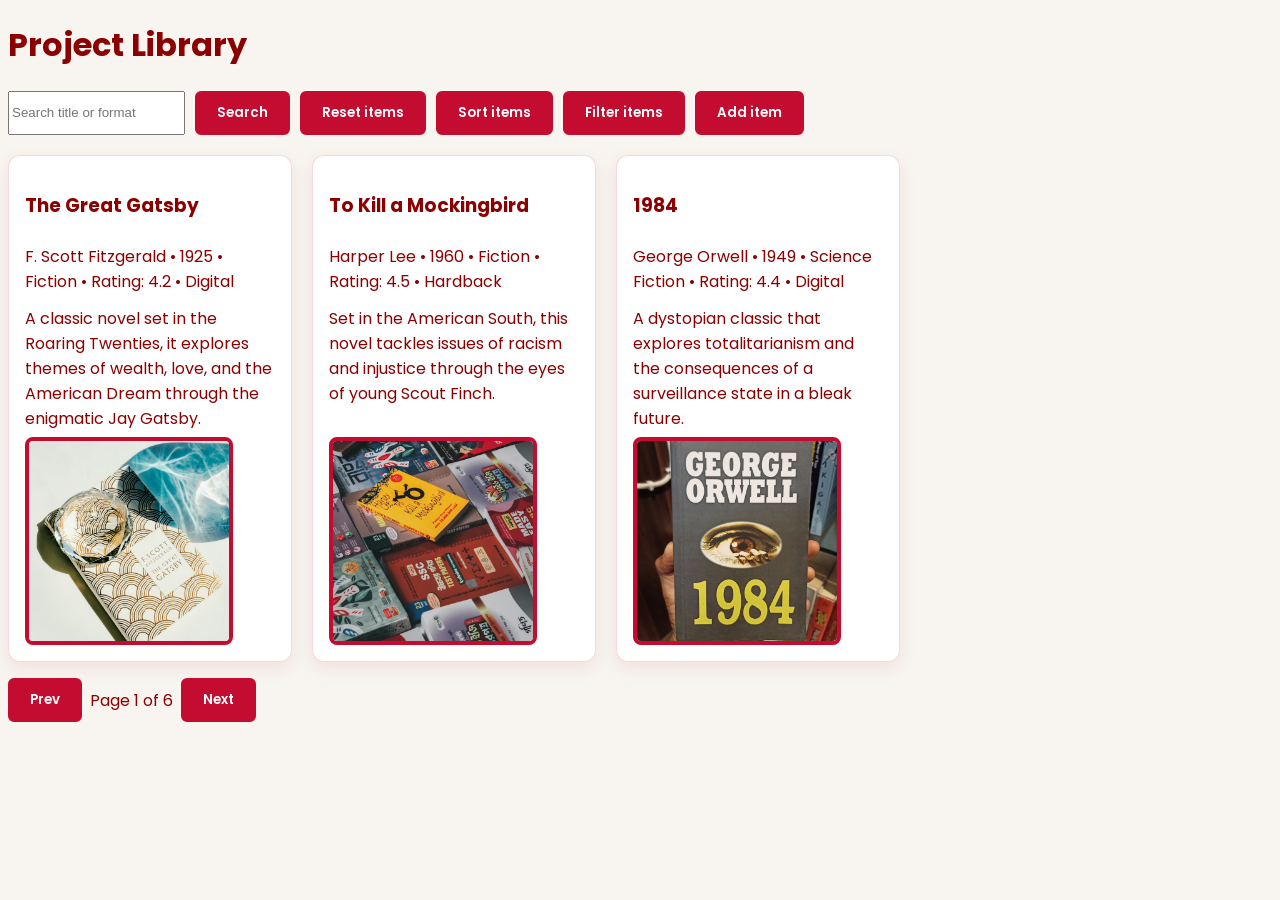
<file: index.html>
<!DOCTYPE html>
<html lang="en">

<head>
  <meta charset="UTF-8">
  <meta
    name="viewport"
    content="width=device-width, initial-scale=1.0"
  >
  <link
    rel="stylesheet"
    href="style.css"
  >
  <link
    rel="preconnect"
    href="https://fonts.googleapis.com"
  >
  <link
    rel="preconnect"
    href="https://fonts.gstatic.com"
    crossorigin
  >
  <link
    href="https://fonts.googleapis.com/css2?family=Poppins:ital,wght@0,100;0,200;0,300;0,400;0,500;0,600;0,700;0,800;0,900;1,100;1,200;1,300;1,400;1,500;1,600;1,700;1,800;1,900&display=swap"
    rel="stylesheet"
  >
  <title>Project Library</title>
</head>

<body>
  <h1>Project Library</h1>
  <div class="buttons">
    <input id="searchInput" type="search" placeholder="Search title or format" aria-label="Search books" />
    <button id="searchButton" type="button">Search</button>
    <button id="resetButton" class="hover-green">Reset items</button>
    <button id="sortButton" class="hover-green">Sort items</button>
    <button id="filterButton" class="hover-green">Filter items</button>
    <button id="addButton" class="hover-green">Add item</button>
  </div>
  <section
    class="library"
    id="library"
  ></section>
  <script src="script.js"></script>
</body>

</html>
</file>
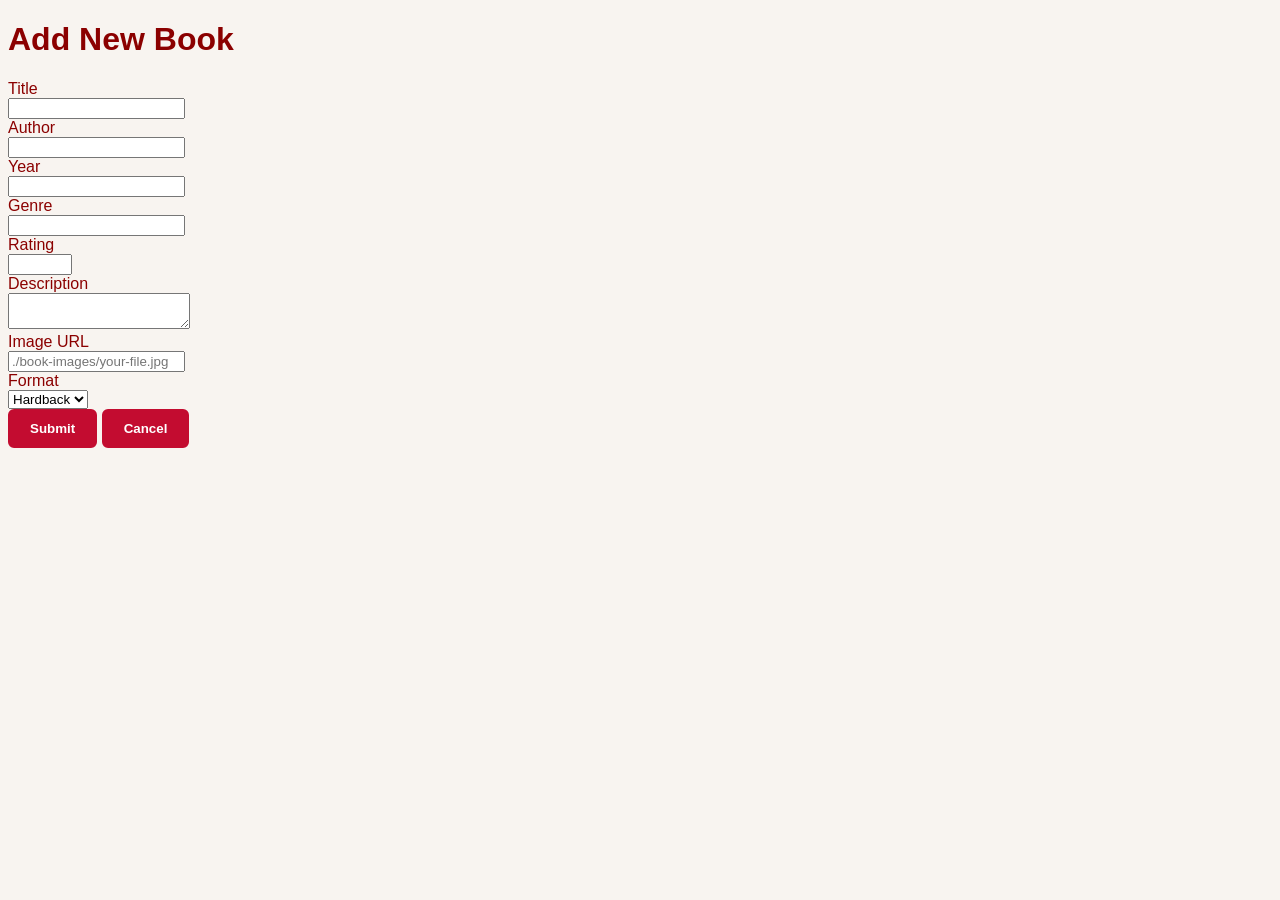
<file: add.html>
<!DOCTYPE html>
<html lang="en">
<head>
  <meta charset="utf-8" />
  <meta name="viewport" content="width=device-width,initial-scale=1" />
  <link rel="stylesheet" href="style.css">
  <title>Add Book</title>
</head>
<body>
  <h1>Add New Book</h1>
  <main>
    <form id="addForm">
      <label>
        Title<br />
        <input name="title" required />
      </label>
      <br />
      <label>
        Author<br />
        <input name="author" required />
      </label>
      <br />
      <label>
        Year<br />
        <input name="year" type="number" />
      </label>
      <br />
      <label>
        Genre<br />
        <input name="genre" />
      </label>
      <br />
      <label>
        Rating<br />
        <input name="rating" type="number" step="0.01" min="0" max="5" />
      </label>
      <br />
      <label>
        Description<br />
        <textarea name="description"></textarea>
      </label>
      <br />
      <label>
        Image URL<br />
        <input name="image" placeholder="./book-images/your-file.jpg" />
      </label>
      <br />
      <label>
        Format<br />
        <select name="format">
          <option>Hardback</option>
          <option>Digital</option>
        </select>
      </label>
      <br />
      <button type="submit">Submit</button>
      <button type="button" id="cancel">Cancel</button>
    </form>
  </main>

  <script>
    function getAddedBooks() {
      try { return JSON.parse(localStorage.getItem('addedBooks')||'[]') } catch(e){return[]}
    }

    const modalHtml = `
      <div id="addedModal" style="position:fixed;inset:0;display:flex;align-items:center;justify-content:center;background:rgba(0,0,0,0.4)">
        <div style="background:var(--pompey-white);padding:20px;border-radius:8px;border:4px solid var(--pompey-blue);max-width:90%;width:360px;text-align:center;">
          <h2 style="margin-top:0;color:var(--pompey-dark)">Book added</h2>
          <p style="color:var(--pompey-dark)">Your book was added successfully.</p>
          <button id="modalOk" type="button" style="margin-top:8px;padding:8px 16px;border:2px solid var(--pompey-blue);background:var(--pompey-blue);color:var(--pompey-white);border-radius:6px;">OK</button>
        </div>
      </div>`

    document.getElementById('addForm').addEventListener('submit', (e)=>{
      e.preventDefault()
      const f = e.target
      const newBook = {
        title: f.title.value.trim(),
        author: f.author.value.trim(),
        year: Number(f.year.value) || null,
        genre: f.genre.value.trim(),
        rating: f.rating.value ? Number(f.rating.value) : null,
        description: f.description.value.trim(),
        image: f.image.value.trim() || './book-images/unknown.jpg',
        format: f.format.value
      }
      const arr = getAddedBooks()
      arr.push(newBook)
      localStorage.setItem('addedBooks', JSON.stringify(arr))

      // show confirmation modal
      const div = document.createElement('div')
      div.innerHTML = modalHtml
      document.body.appendChild(div)
      const modal = document.getElementById('addedModal')
      const ok = document.getElementById('modalOk')
      ok.addEventListener('click', ()=> {
        // remove modal and go back
        if (modal && modal.parentNode) modal.parentNode.removeChild(modal)
        location.href = 'index.html'
      })
      // auto-redirect after 2s as backup
      setTimeout(()=>{ location.href='index.html' }, 2000)
    })

    document.getElementById('cancel').addEventListener('click', ()=> location.href='index.html')
  </script>
</body>
</html>
</file>
<file: style.css>
.root-placeholder {}

:root {
  --liverpool-red: #C30C30;
  --liverpool-dark: #8B0000;
  --liverpool-gold: #F5B041;
  --liverpool-white: #ffffff;
  --liverpool-light: #f8f4f0;
}

body, button {
  font-family: "Poppins", sans-serif;
  background: var(--liverpool-light);
  color: var(--liverpool-dark);
}

.hover-green:hover {
  background: var(--liverpool-gold);
  color: var(--liverpool-dark);
  border-color: var(--liverpool-gold);
}
.buttons {
  display: flex;
  gap: 10px;
  margin-bottom: 20px;
}

button {
  padding: 10px 20px;
  border: 2px solid var(--liverpool-red);
  background: var(--liverpool-red);
  border-radius: 6px;
  color: var(--liverpool-white);
  cursor: pointer;
  font-weight: 600;
  transition: background .15s ease, transform .08s ease;
}

button:hover {
  background: var(--liverpool-dark);
  transform: translateY(-1px);
}

.library {
  display: flex;
  flex-wrap: wrap;
  gap: 20px;
}

.library .item {
  border: 1px solid rgba(195,12,48,0.15);
  border-radius: 12px;
  width: 250px;
  display: flex;
  flex-direction: column;
  padding: 16px;
  background: var(--liverpool-white);
  box-shadow: 0 6px 18px rgba(139,0,0,0.08);
}

.library .item p {
  margin: 6px 0;
}

.item img, .item img {
  width: 200px;
  height: 200px;
  object-fit: cover;
  margin-top: auto;
  border-radius: 8px;
  border: 4px solid var(--liverpool-red);
}

/* Links and accents */
a {
  color: var(--liverpool-red);
  text-decoration: none;
}

a:hover {
  color: var(--liverpool-gold);
  text-decoration: underline;
}

/* Headings */
h1, h2, h3 {
  color: var(--liverpool-dark);
  font-weight: 700;
}

/* Header / hero */
.site-header {
  background: linear-gradient(90deg, var(--liverpool-red), var(--liverpool-dark));
  color: var(--liverpool-white);
  padding: 20px;
  border-radius: 6px;
  border-top: 4px solid var(--liverpool-gold);
}

/* Small utility */
.accent {
  color: var(--liverpool-gold);
  font-weight: 700;
}
</file>
